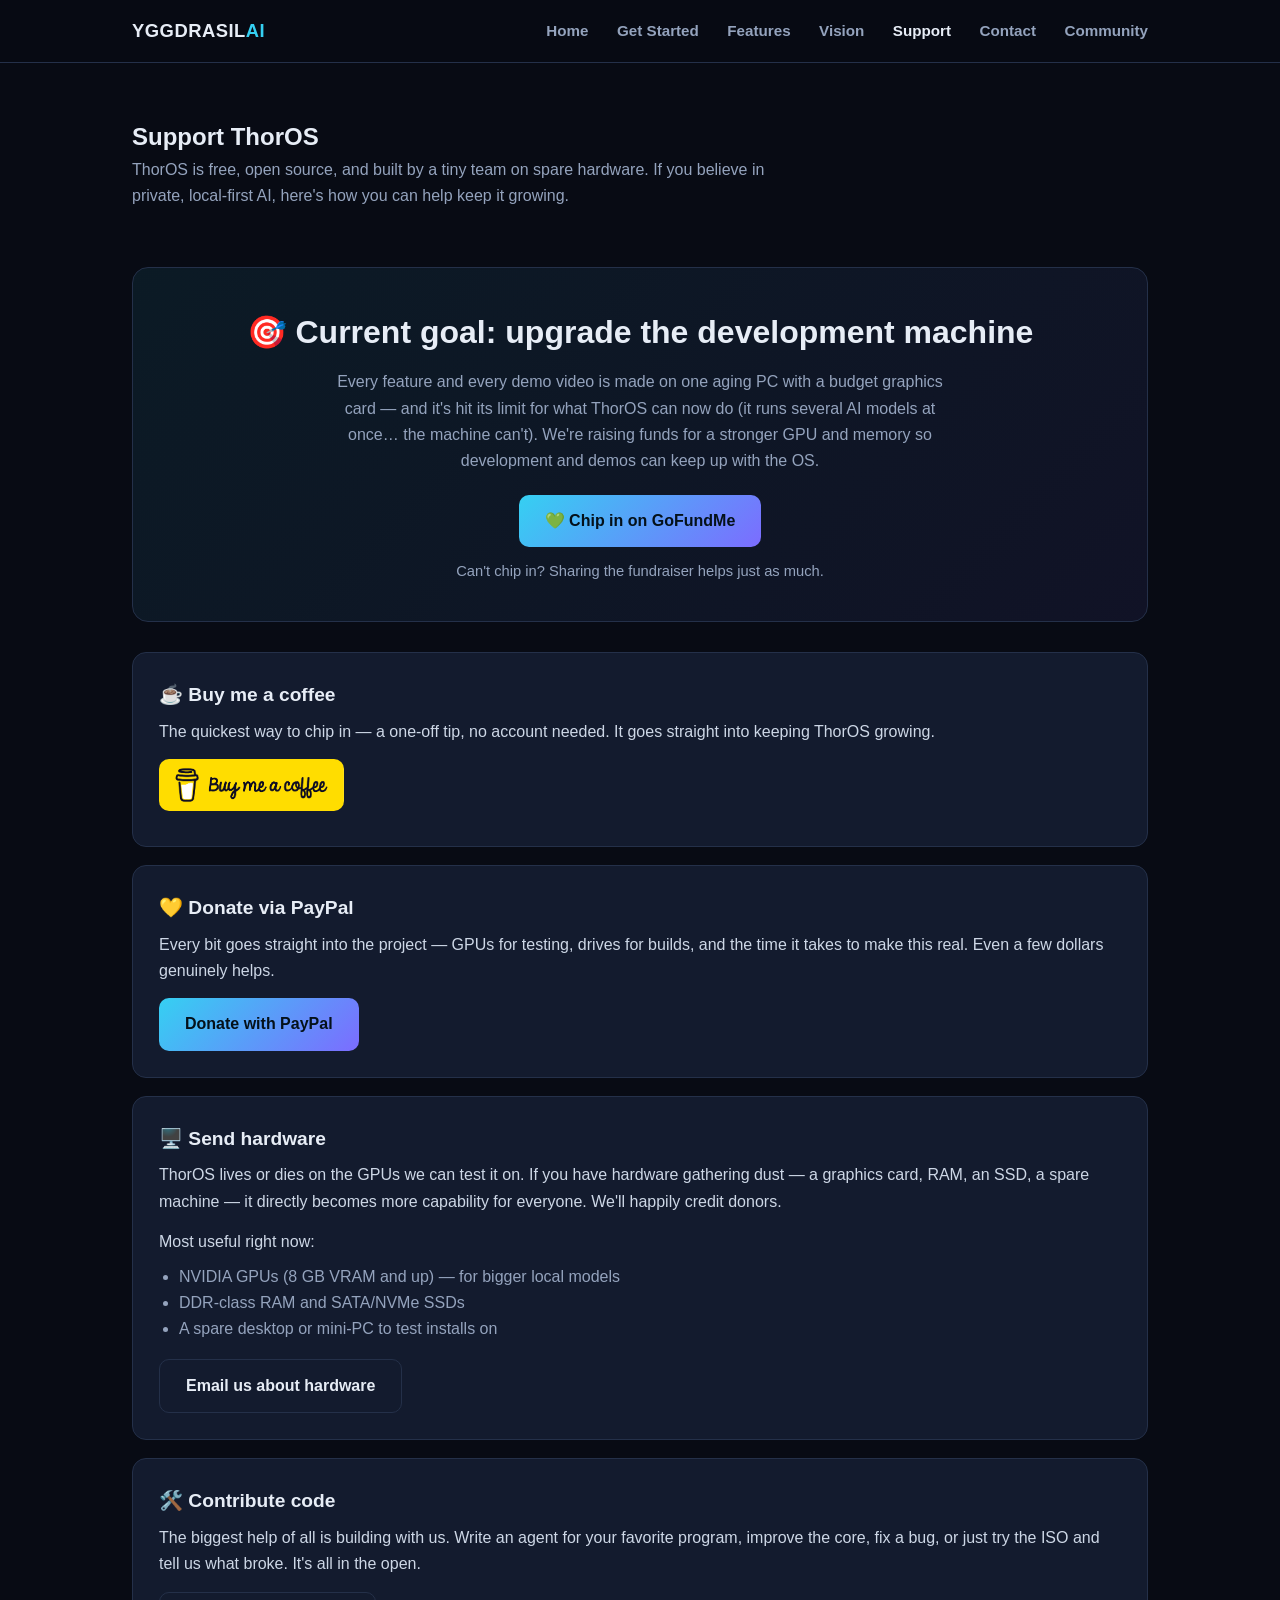
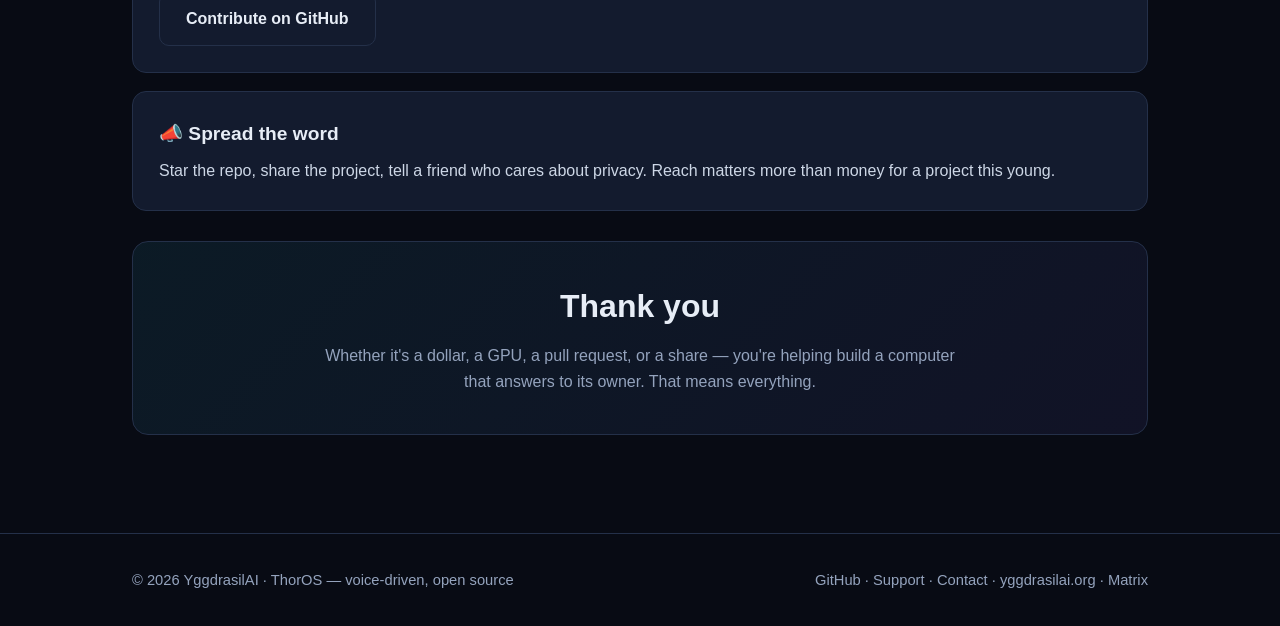
<file: website/donate.html>
<!DOCTYPE html>
<html lang="en">
<head>
<meta charset="utf-8">
<meta name="viewport" content="width=device-width, initial-scale=1">
<title>Support — ThorOS</title>
<meta name="description" content="ThorOS is built by a tiny team on a shoestring. Support it with a PayPal donation, by sending hardware, or by contributing code.">
<link rel="stylesheet" href="style.css">
</head>
<body>

<header class="nav"><div class="container">
  <a class="brand" href="index.html">YGGDRASIL<span>AI</span></a>
  <nav class="links">
    <a href="index.html">Home</a>
    <a href="guide.html">Get Started</a>
    <a href="features.html">Features</a>
    <a href="vision.html">Vision</a>
    <a href="donate.html" class="active">Support</a>
    <a href="contact.html">Contact</a>
    <a href="https://matrix.to/#/#thoros:yggdrasilai.org">Community</a>
  </nav>
</div></header>

<div class="page-head"><div class="container">
  <h2>Support ThorOS</h2>
  <p class="sub">ThorOS is free, open source, and built by a tiny team on spare hardware. If you
  believe in private, local-first AI, here's how you can help keep it growing.</p>
</div></div>

<section style="padding-top:18px"><div class="container">

  <div class="callout" style="margin-bottom:30px">
    <h2>🎯 Current goal: upgrade the development machine</h2>
    <p class="sub" style="margin:10px auto 20px">Every feature and every demo video is made on one
    aging PC with a budget graphics card — and it's hit its limit for what ThorOS can now do
    (it runs several AI models at once&hellip; the machine can't). We're raising funds for a
    stronger GPU and memory so development and demos can keep up with the OS.</p>
    <div class="btnrow" style="margin-top:0">
      <a class="btn primary" href="https://www.gofundme.com/f/build-a-voicecontrolled-ai-os-in-oil-city">💚 Chip in on GoFundMe</a>
    </div>
    <p style="margin-top:12px;color:var(--muted);font-size:.92rem">Can't chip in? Sharing the
    fundraiser helps just as much.</p>
  </div>

  <div class="support-opt">
    <h3>☕ Buy me a coffee</h3>
    <p>The quickest way to chip in — a one-off tip, no account needed. It goes straight into
    keeping ThorOS growing.</p>
    <a href="https://buymeacoffee.com/yggdrasilai" target="_blank" rel="noopener"
       aria-label="Buy me a coffee">
      <img src="assets/bmc-button.png" alt="Buy me a coffee"
           style="height:52px;width:auto;border-radius:10px"></a>
  </div>

  <div class="support-opt">
    <h3>💛 Donate via PayPal</h3>
    <p>Every bit goes straight into the project — GPUs for testing, drives for builds, and the
    time it takes to make this real. Even a few dollars genuinely helps.</p>
    <a class="btn primary" href="https://www.paypal.com/donate/?business=corerhce@gmail.com&no_recurring=0&item_name=Support+ThorOS+by+YggdrasilAI&currency_code=USD">Donate with PayPal</a>
  </div>

  <div class="support-opt">
    <h3>🖥️ Send hardware</h3>
    <p>ThorOS lives or dies on the GPUs we can test it on. If you have hardware gathering dust —
    a graphics card, RAM, an SSD, a spare machine — it directly becomes more capability for
    everyone. We'll happily credit donors.</p>
    <p style="margin-bottom:0">Most useful right now:</p>
    <ul style="color:var(--muted);margin:8px 0 16px 20px">
      <li>NVIDIA GPUs (8&nbsp;GB VRAM and up) — for bigger local models</li>
      <li>DDR-class RAM and SATA/NVMe SSDs</li>
      <li>A spare desktop or mini-PC to test installs on</li>
    </ul>
    <a class="btn ghost" href="mailto:contact@yggdrasilai.org?subject=ThorOS%20hardware%20donation">Email us about hardware</a>
  </div>

  <div class="support-opt">
    <h3>🛠️ Contribute code</h3>
    <p>The biggest help of all is building with us. Write an agent for your favorite program,
    improve the core, fix a bug, or just try the ISO and tell us what broke. It's all in the open.</p>
    <a class="btn ghost" href="https://github.com/csakytech/YggdrasilAI">Contribute on GitHub</a>
  </div>

  <div class="support-opt" style="margin-bottom:0">
    <h3>📣 Spread the word</h3>
    <p style="margin-bottom:0">Star the repo, share the project, tell a friend who cares about
    privacy. Reach matters more than money for a project this young.</p>
  </div>

  <div class="callout" style="margin-top:30px">
    <h2>Thank you</h2>
    <p class="sub" style="margin:10px auto 0">Whether it's a dollar, a GPU, a pull request, or a
    share — you're helping build a computer that answers to its owner. That means everything.</p>
  </div>

</div></section>

<footer><div class="container">
  <div>© 2026 YggdrasilAI · ThorOS — voice-driven, open source</div>
  <div><a href="https://github.com/csakytech/YggdrasilAI">GitHub</a> ·
       <a href="donate.html">Support</a> ·
       <a href="contact.html">Contact</a> ·
       <a href="https://www.yggdrasilai.org">yggdrasilai.org</a> ·
       <a href="https://matrix.to/#/#thoros:yggdrasilai.org">Matrix</a></div>
</div></footer>

</body>
</html>
</file>
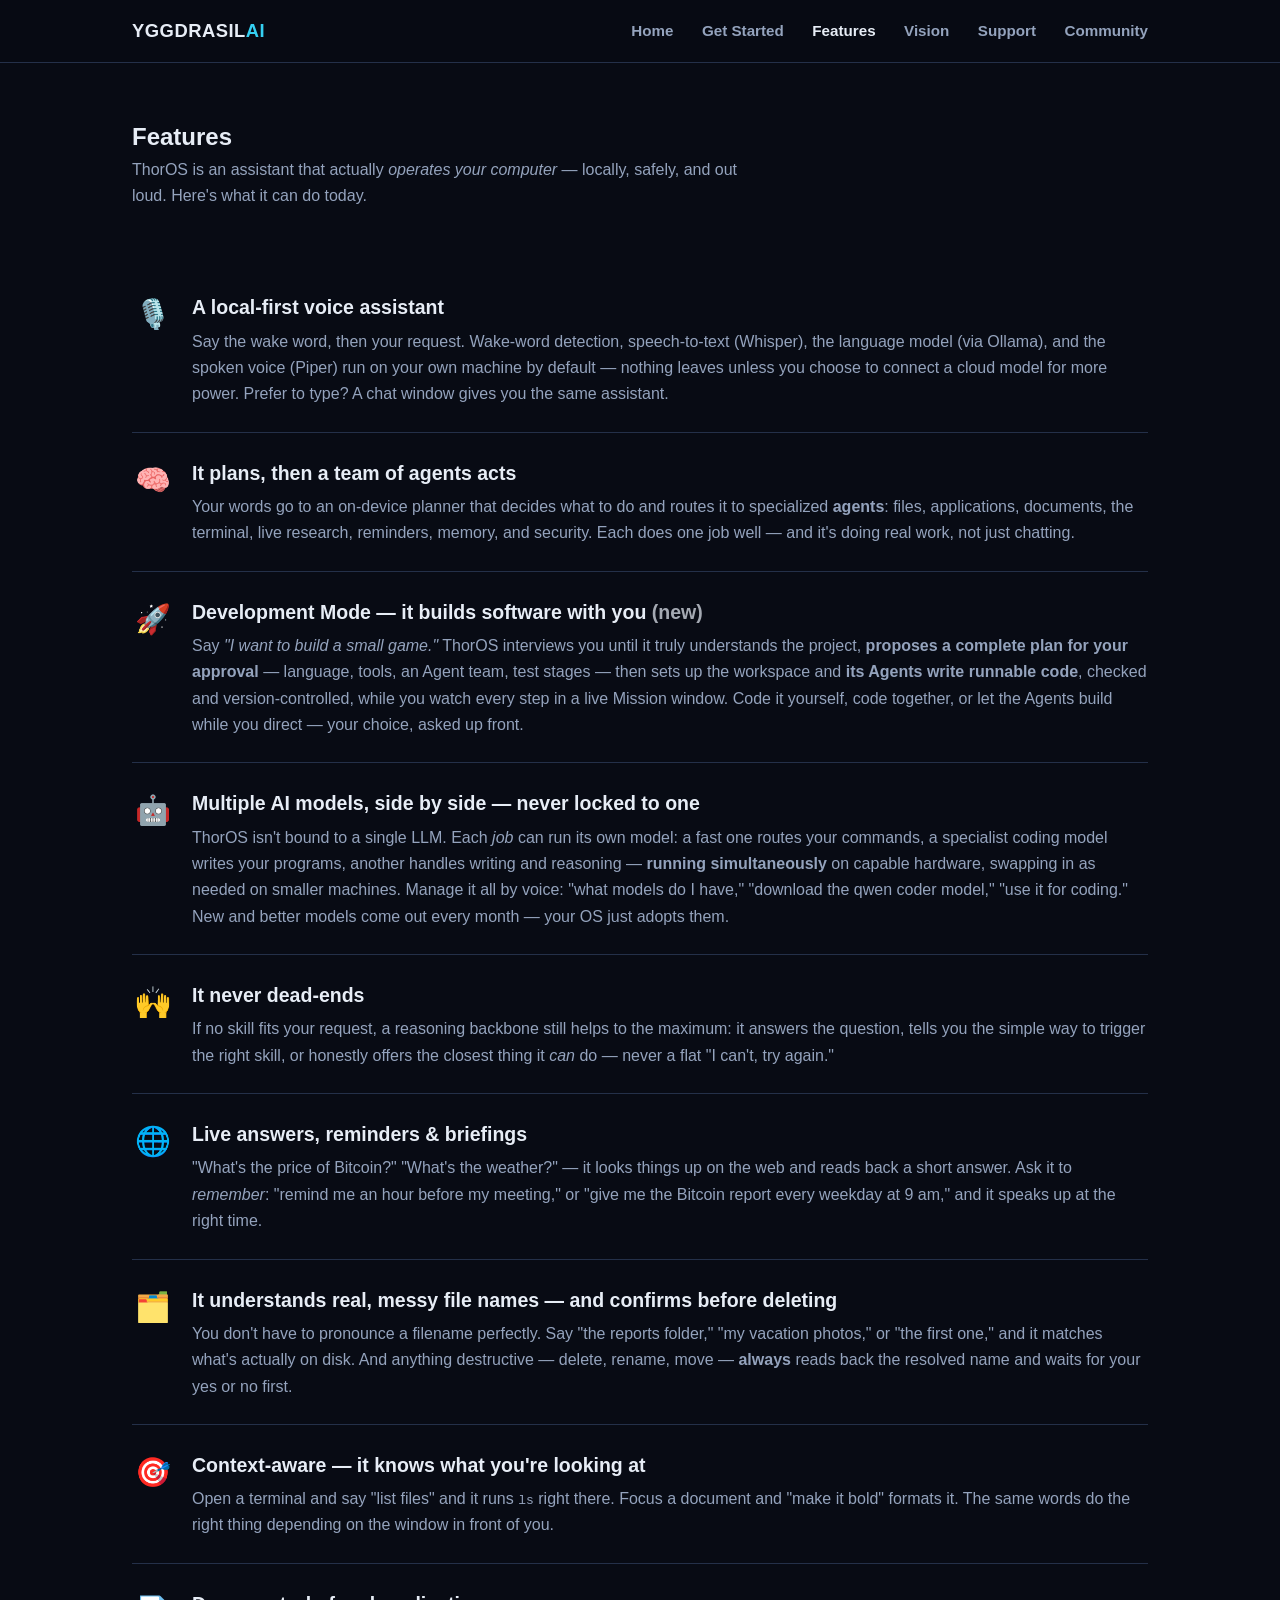
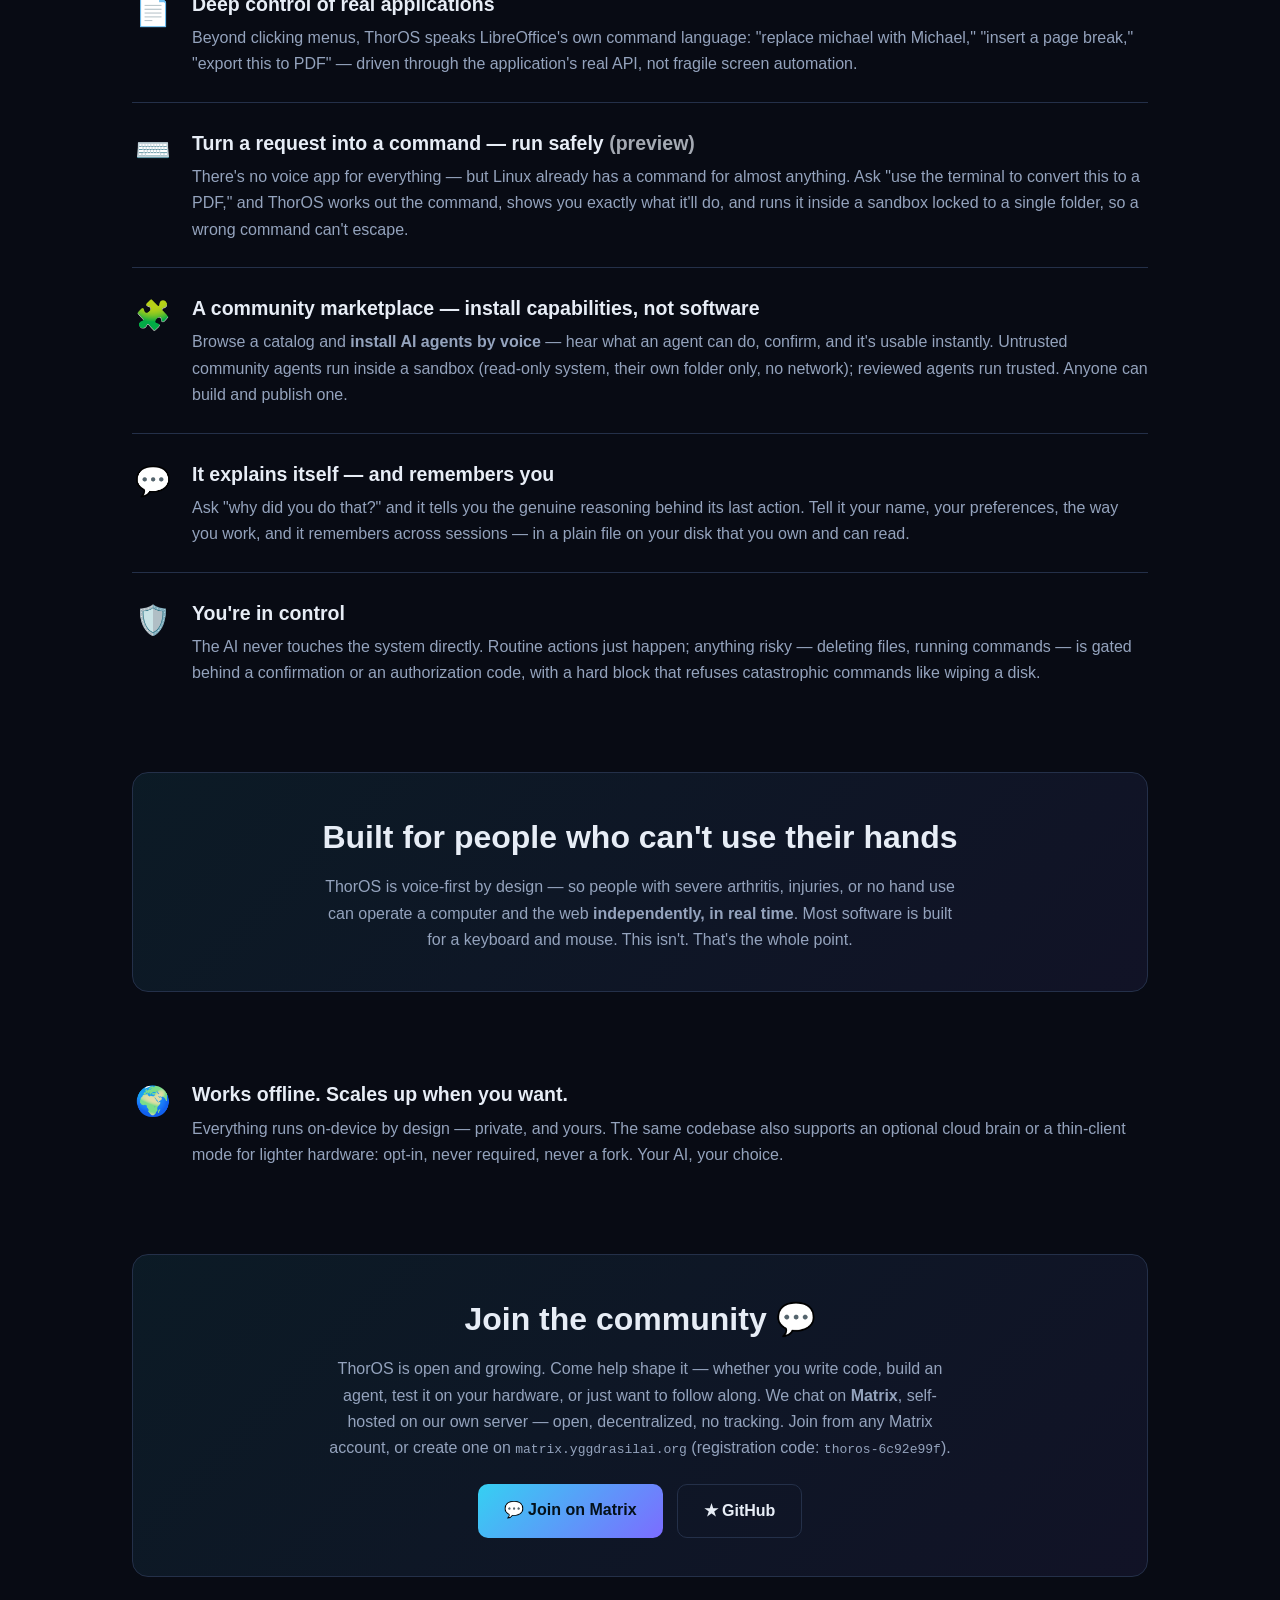
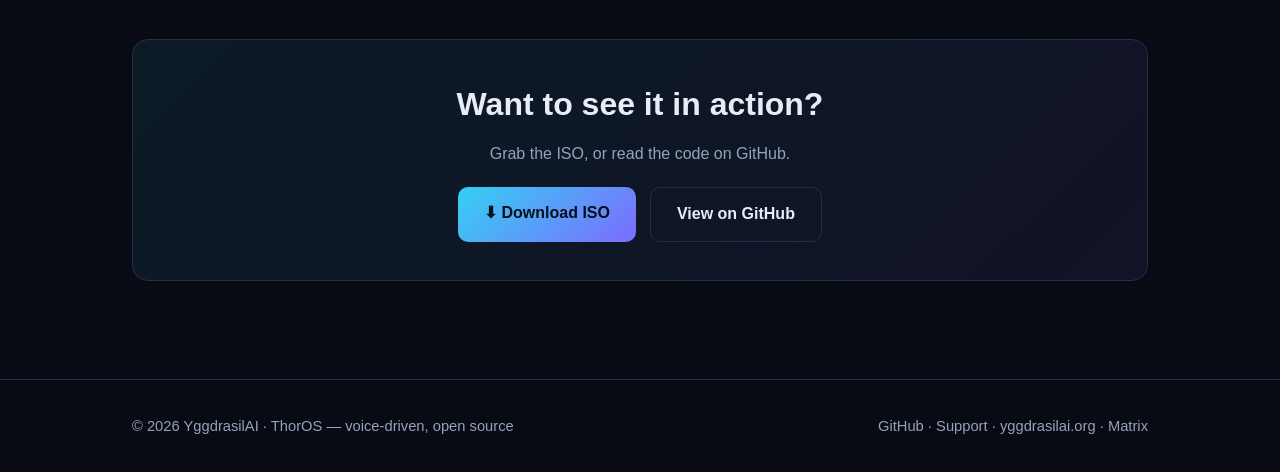
<file: website/features.html>
<!DOCTYPE html>
<html lang="en">
<head>
<meta charset="utf-8">
<meta name="viewport" content="width=device-width, initial-scale=1">
<title>Features — ThorOS</title>
<meta name="description" content="What ThorOS can do: a local voice assistant that opens apps, manages files, looks things up live, sets reminders, runs commands safely, installs community agents by voice, runs multiple AI models side by side (one per job, never locked to one LLM), and never dead-ends — built voice-first so anyone can use a computer, including people who can't use their hands.">
<link rel="stylesheet" href="style.css">
</head>
<body>

<header class="nav"><div class="container">
  <a class="brand" href="index.html">YGGDRASIL<span>AI</span></a>
  <nav class="links">
    <a href="index.html">Home</a>
    <a href="guide.html">Get Started</a>
    <a href="features.html" class="active">Features</a>
    <a href="vision.html">Vision</a>
    <a href="donate.html">Support</a>
    <a href="https://matrix.to/#/#thoros:yggdrasilai.org">Community</a>
  </nav>
</div></header>

<div class="page-head"><div class="container">
  <h2>Features</h2>
  <p class="sub">ThorOS is an assistant that actually <em>operates your computer</em> — locally, safely,
  and out loud. Here's what it can do today.</p>
</div></div>

<section style="padding-top:18px"><div class="container">

  <div class="feat"><div class="fic">🎙️</div><div>
    <h3>A local-first voice assistant</h3>
    <p>Say the wake word, then your request. Wake-word detection, speech-to-text (Whisper), the language
    model (via Ollama), and the spoken voice (Piper) run on your own machine by default — nothing leaves
    unless you choose to connect a cloud model for more power. Prefer to type? A chat window gives you the
    same assistant.</p></div></div>

  <div class="feat"><div class="fic">🧠</div><div>
    <h3>It plans, then a team of agents acts</h3>
    <p>Your words go to an on-device planner that decides what to do and routes it to specialized
    <strong>agents</strong>: files, applications, documents, the terminal, live research, reminders,
    memory, and security. Each does one job well — and it's doing real work, not just chatting.</p></div></div>

  <div class="feat"><div class="fic">🚀</div><div>
    <h3>Development Mode — it builds software with you <span style="font-weight:600;opacity:.7">(new)</span></h3>
    <p>Say <em>"I want to build a small game."</em> ThorOS interviews you until it truly understands
    the project, <strong>proposes a complete plan for your approval</strong> — language, tools, an
    Agent team, test stages — then sets up the workspace and <strong>its Agents write runnable
    code</strong>, checked and version-controlled, while you watch every step in a live Mission
    window. Code it yourself, code together, or let the Agents build while you direct — your
    choice, asked up front.</p></div></div>

  <div class="feat"><div class="fic">🤖</div><div>
    <h3>Multiple AI models, side by side — never locked to one</h3>
    <p>ThorOS isn't bound to a single LLM. Each <em>job</em> can run its own model: a fast one routes
    your commands, a specialist coding model writes your programs, another handles writing and
    reasoning — <strong>running simultaneously</strong> on capable hardware, swapping in as needed on
    smaller machines. Manage it all by voice: "what models do I have," "download the qwen coder
    model," "use it for coding." New and better models come out every month — your OS just adopts
    them.</p></div></div>

  <div class="feat"><div class="fic">🙌</div><div>
    <h3>It never dead-ends</h3>
    <p>If no skill fits your request, a reasoning backbone still helps to the maximum: it answers the
    question, tells you the simple way to trigger the right skill, or honestly offers the closest thing it
    <em>can</em> do — never a flat "I can't, try again."</p></div></div>

  <div class="feat"><div class="fic">🌐</div><div>
    <h3>Live answers, reminders &amp; briefings</h3>
    <p>"What's the price of Bitcoin?" "What's the weather?" — it looks things up on the web and reads back
    a short answer. Ask it to <em>remember</em>: "remind me an hour before my meeting," or "give me the
    Bitcoin report every weekday at 9&nbsp;am," and it speaks up at the right time.</p></div></div>

  <div class="feat"><div class="fic">🗂️</div><div>
    <h3>It understands real, messy file names — and confirms before deleting</h3>
    <p>You don't have to pronounce a filename perfectly. Say "the reports folder," "my vacation photos,"
    or "the first one," and it matches what's actually on disk. And anything destructive —
    delete, rename, move — <strong>always</strong> reads back the resolved name and waits for your
    yes or no first.</p></div></div>

  <div class="feat"><div class="fic">🎯</div><div>
    <h3>Context-aware — it knows what you're looking at</h3>
    <p>Open a terminal and say "list files" and it runs <code>ls</code> right there. Focus a document and
    "make it bold" formats it. The same words do the right thing depending on the window in front of
    you.</p></div></div>

  <div class="feat"><div class="fic">📄</div><div>
    <h3>Deep control of real applications</h3>
    <p>Beyond clicking menus, ThorOS speaks LibreOffice's own command language: "replace michael with
    Michael," "insert a page break," "export this to PDF" — driven through the application's real API,
    not fragile screen automation.</p></div></div>

  <div class="feat"><div class="fic">⌨️</div><div>
    <h3>Turn a request into a command — run safely <span style="font-weight:600;opacity:.7">(preview)</span></h3>
    <p>There's no voice app for everything — but Linux already has a command for almost anything. Ask
    "use the terminal to convert this to a PDF," and ThorOS works out the command, shows you exactly what
    it'll do, and runs it inside a sandbox locked to a single folder, so a wrong command can't escape.</p></div></div>

  <div class="feat"><div class="fic">🧩</div><div>
    <h3>A community marketplace — install capabilities, not software</h3>
    <p>Browse a catalog and <strong>install AI agents by voice</strong> — hear what an agent can do,
    confirm, and it's usable instantly. Untrusted community agents run inside a sandbox (read-only system,
    their own folder only, no network); reviewed agents run trusted. Anyone can build and publish one.</p></div></div>

  <div class="feat"><div class="fic">💬</div><div>
    <h3>It explains itself — and remembers you</h3>
    <p>Ask "why did you do that?" and it tells you the genuine reasoning behind its last action. Tell it
    your name, your preferences, the way you work, and it remembers across sessions — in a plain file on
    your disk that you own and can read.</p></div></div>

  <div class="feat" style="border-bottom:none"><div class="fic">🛡️</div><div>
    <h3>You're in control</h3>
    <p>The AI never touches the system directly. Routine actions just happen; anything risky — deleting
    files, running commands — is gated behind a confirmation or an authorization code, with a hard block
    that refuses catastrophic commands like wiping a disk.</p></div></div>

</div></section>

<section style="padding-top:0"><div class="container">
  <div class="callout">
    <h2>Built for people who can't use their hands</h2>
    <p class="sub" style="margin:10px auto 0">ThorOS is voice-first by design — so people with severe
    arthritis, injuries, or no hand use can operate a computer and the web <strong>independently, in real
    time</strong>. Most software is built for a keyboard and mouse. This isn't. That's the whole point.</p>
  </div>
</div></section>

<section style="padding-top:0"><div class="container">

  <div class="feat" style="border-bottom:none"><div class="fic">🌍</div><div>
    <h3>Works offline. Scales up when you want.</h3>
    <p>Everything runs on-device by design — private, and yours. The same codebase also supports an
    optional cloud brain or a thin-client mode for lighter hardware: opt-in, never required, never a
    fork. Your AI, your choice.</p></div></div>

</div></section>

<section style="padding-top:0"><div class="container">
  <div class="callout">
    <h2>Join the community 💬</h2>
    <p class="sub" style="margin:10px auto 22px">ThorOS is open and growing. Come help shape it — whether
    you write code, build an agent, test it on your hardware, or just want to follow along. We chat on
    <strong>Matrix</strong>, self-hosted on our own server — open, decentralized, no tracking. Join from
    any Matrix account, or create one on <code>matrix.yggdrasilai.org</code> (registration code:
    <code>thoros-6c92e99f</code>).</p>
    <div class="btnrow" style="margin-top:0">
      <a class="btn primary" href="https://matrix.to/#/#thoros:yggdrasilai.org">💬 Join on Matrix</a>
      <a class="btn ghost" href="https://github.com/csakytech/YggdrasilAI">★ GitHub</a>
    </div>
  </div>
</div></section>

<section style="padding-top:0"><div class="container">
  <div class="callout">
    <h2>Want to see it in action?</h2>
    <p class="sub" style="margin:10px auto 20px">Grab the ISO, or read the code on GitHub.</p>
    <div class="btnrow" style="margin-top:0">
      <a class="btn primary" href="index.html#download">⬇ Download ISO</a>
      <a class="btn ghost" href="https://github.com/csakytech/YggdrasilAI">View on GitHub</a>
    </div>
  </div>
</div></section>

<footer><div class="container">
  <div>© 2026 YggdrasilAI · ThorOS — voice-driven, open source</div>
  <div><a href="https://github.com/csakytech/YggdrasilAI">GitHub</a> ·
       <a href="donate.html">Support</a> ·
       <a href="https://www.yggdrasilai.org">yggdrasilai.org</a> ·
       <a href="https://matrix.to/#/#thoros:yggdrasilai.org">Matrix</a></div>
</div></footer>

</body>
</html>
</file>
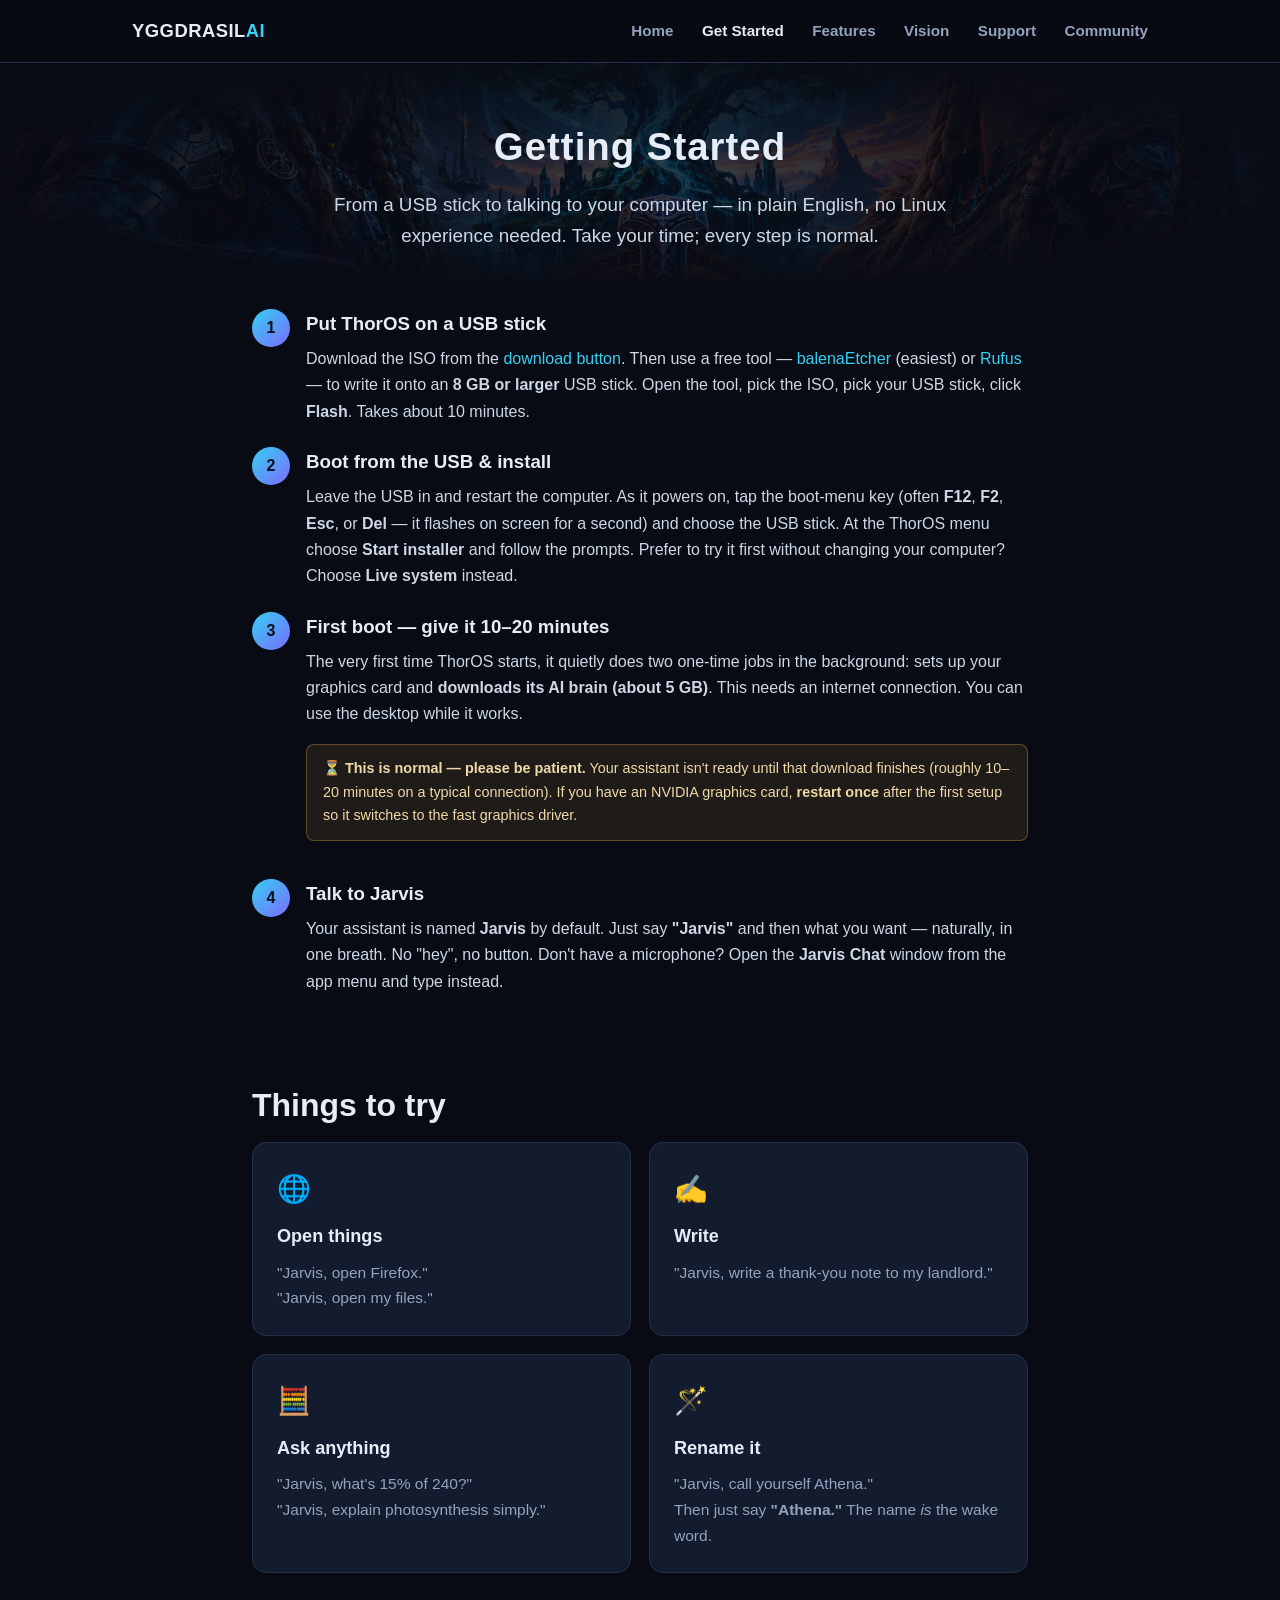
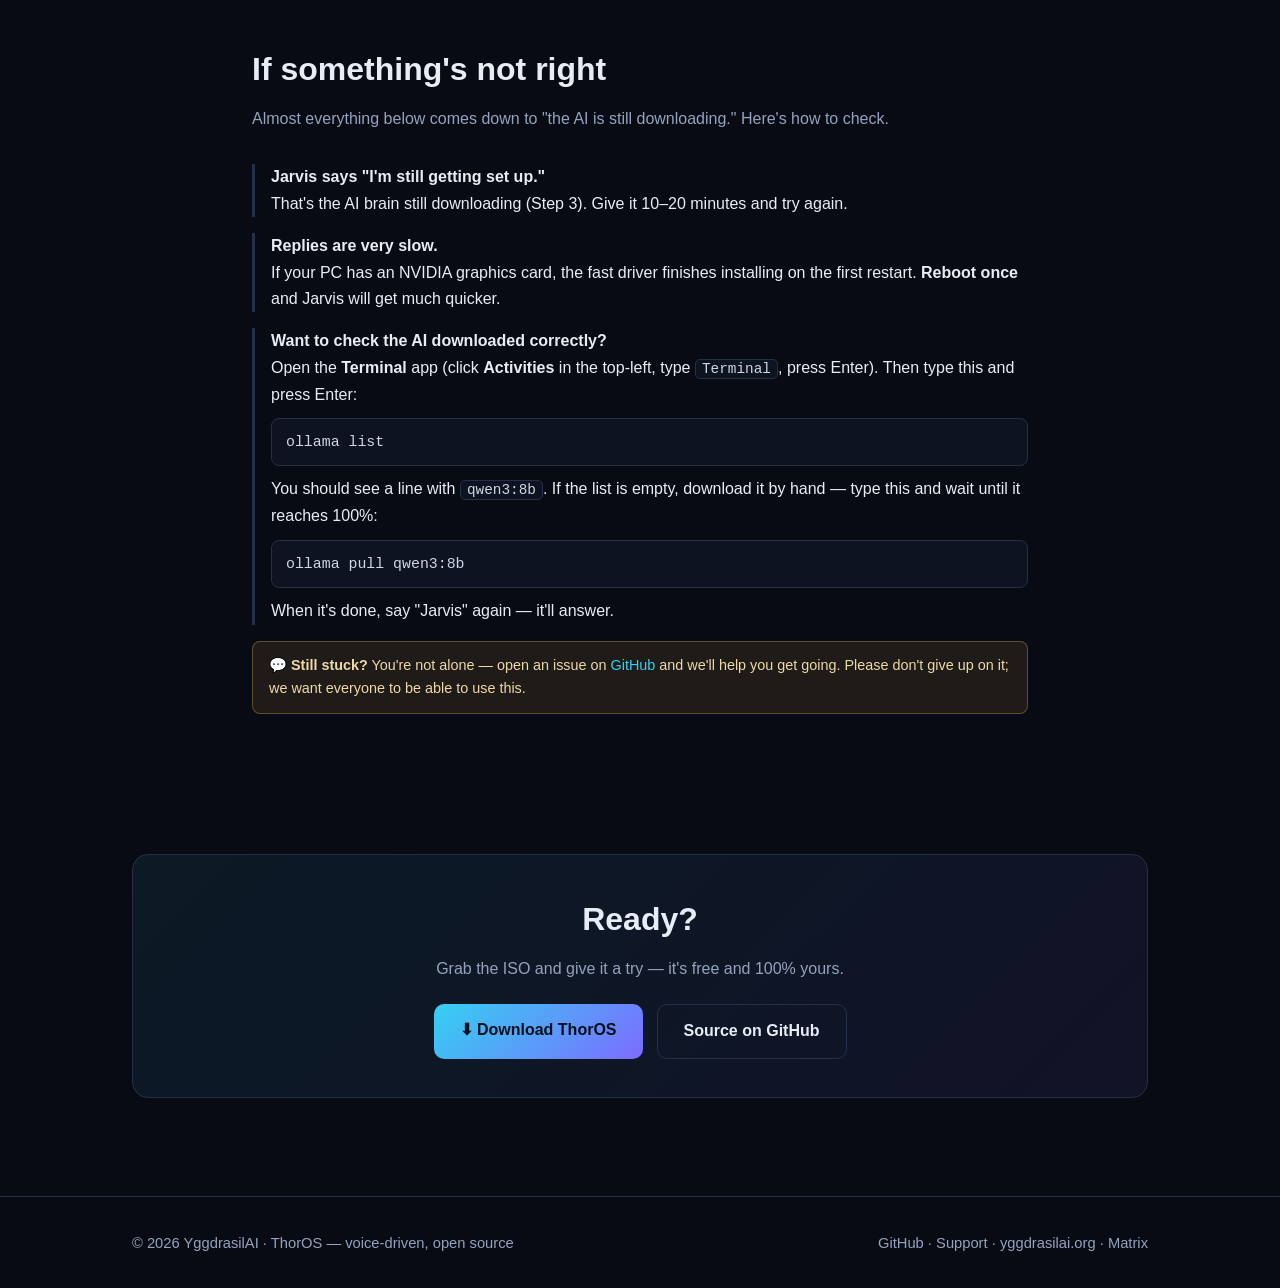
<file: website/guide.html>
<!DOCTYPE html>
<html lang="en">
<head>
<meta charset="utf-8">
<meta name="viewport" content="width=device-width, initial-scale=1">
<title>Getting Started — ThorOS</title>
<meta name="description" content="A simple, no-jargon guide to installing ThorOS and talking to your assistant Jarvis — written for people new to Linux.">
<link rel="stylesheet" href="style.css">
<style>
  .cmd{display:block;background:var(--bg2);border:1px solid var(--border);border-radius:8px;
    padding:11px 14px;margin:10px 0;font-family:ui-monospace,Menlo,Consolas,monospace;
    font-size:.93rem;color:var(--soft);overflow-x:auto}
  code{font-family:ui-monospace,Menlo,Consolas,monospace;background:var(--bg2);
    border:1px solid var(--border);border-radius:5px;padding:1px 6px;font-size:.9em;color:var(--soft)}
  .step{display:flex;gap:16px;margin:22px 0;align-items:flex-start}
  .step .n{flex:0 0 38px;height:38px;border-radius:50%;display:grid;place-items:center;font-weight:800;
    color:#04111a;background:linear-gradient(135deg,var(--accent),var(--accent2))}
  .step h3{margin-bottom:6px}
  .step p{color:var(--soft)}
  .qa{margin:16px 0;padding-left:16px;border-left:3px solid var(--border)}
  .qa b{color:var(--text)}
</style>
</head>
<body>

<header class="nav"><div class="container">
  <a class="brand" href="index.html">YGGDRASIL<span>AI</span></a>
  <nav class="links">
    <a href="index.html">Home</a>
    <a href="guide.html" class="active">Get Started</a>
    <a href="features.html">Features</a>
    <a href="vision.html">Vision</a>
    <a href="donate.html">Support</a>
    <a href="https://matrix.to/#/#thoros:yggdrasilai.org">Community</a>
  </nav>
</div></header>

<section class="hero" style="min-height:auto;padding:64px 0 30px">
  <div class="container">
    <h1 style="font-size:2.4rem">Getting Started</h1>
    <p class="lead">From a USB stick to talking to your computer — in plain English, no Linux
    experience needed. Take your time; every step is normal.</p>
  </div>
</section>

<section style="padding-top:6px">
  <div class="container" style="max-width:820px">

    <div class="step"><div class="n">1</div><div>
      <h3>Put ThorOS on a USB stick</h3>
      <p>Download the ISO from the <a href="index.html#download">download button</a>. Then use a free
      tool — <a href="https://etcher.balena.io/">balenaEtcher</a> (easiest) or
      <a href="https://rufus.ie/">Rufus</a> — to write it onto an <b>8&nbsp;GB or larger</b> USB stick.
      Open the tool, pick the ISO, pick your USB stick, click <b>Flash</b>. Takes about 10&nbsp;minutes.</p>
    </div></div>

    <div class="step"><div class="n">2</div><div>
      <h3>Boot from the USB &amp; install</h3>
      <p>Leave the USB in and restart the computer. As it powers on, tap the boot-menu key
      (often <b>F12</b>, <b>F2</b>, <b>Esc</b>, or <b>Del</b> — it flashes on screen for a second) and
      choose the USB stick. At the ThorOS menu choose <b>Start installer</b> and follow the prompts.
      Prefer to try it first without changing your computer? Choose <b>Live system</b> instead.</p>
    </div></div>

    <div class="step"><div class="n">3</div><div>
      <h3>First boot — give it 10–20 minutes</h3>
      <p>The very first time ThorOS starts, it quietly does two one-time jobs in the background:
      sets up your graphics card and <b>downloads its AI brain (about 5&nbsp;GB)</b>. This needs an
      internet connection. You can use the desktop while it works.</p>
      <div class="note">⏳ <b>This is normal — please be patient.</b> Your assistant isn't ready until
      that download finishes (roughly 10–20 minutes on a typical connection). If you have an NVIDIA
      graphics card, <b>restart once</b> after the first setup so it switches to the fast graphics driver.</div>
    </div></div>

    <div class="step"><div class="n">4</div><div>
      <h3>Talk to Jarvis</h3>
      <p>Your assistant is named <b>Jarvis</b> by default. Just say <b>"Jarvis"</b> and then what you
      want — naturally, in one breath. No "hey", no button. Don't have a microphone? Open the
      <b>Jarvis Chat</b> window from the app menu and type instead.</p>
    </div></div>
  </div>
</section>

<section style="padding-top:0">
  <div class="container" style="max-width:820px">
    <h2>Things to try</h2>
    <div class="grid">
      <div class="card"><div class="ic">🌐</div><h3>Open things</h3><p>"Jarvis, open Firefox."<br>"Jarvis, open my files."</p></div>
      <div class="card"><div class="ic">✍️</div><h3>Write</h3><p>"Jarvis, write a thank-you note to my landlord."</p></div>
      <div class="card"><div class="ic">🧮</div><h3>Ask anything</h3><p>"Jarvis, what's 15% of 240?"<br>"Jarvis, explain photosynthesis simply."</p></div>
      <div class="card"><div class="ic">🪄</div><h3>Rename it</h3><p>"Jarvis, call yourself Athena."<br>Then just say <b>"Athena."</b> The name <i>is</i> the wake word.</p></div>
    </div>
  </div>
</section>

<section style="padding-top:8px">
  <div class="container" style="max-width:820px">
    <h2>If something's not right</h2>
    <p class="sub">Almost everything below comes down to "the AI is still downloading." Here's how to check.</p>

    <div class="qa">
      <p><b>Jarvis says "I'm still getting set up."</b><br>
      That's the AI brain still downloading (Step&nbsp;3). Give it 10–20 minutes and try again.</p>
    </div>

    <div class="qa">
      <p><b>Replies are very slow.</b><br>
      If your PC has an NVIDIA graphics card, the fast driver finishes installing on the first restart.
      <b>Reboot once</b> and Jarvis will get much quicker.</p>
    </div>

    <div class="qa">
      <p><b>Want to check the AI downloaded correctly?</b><br>
      Open the <b>Terminal</b> app (click <b>Activities</b> in the top-left, type <code>Terminal</code>,
      press Enter). Then type this and press Enter:</p>
      <span class="cmd">ollama list</span>
      <p>You should see a line with <code>qwen3:8b</code>. If the list is empty, download it by hand —
      type this and wait until it reaches 100%:</p>
      <span class="cmd">ollama pull qwen3:8b</span>
      <p>When it's done, say "Jarvis" again — it'll answer.</p>
    </div>

    <div class="note">💬 <b>Still stuck?</b> You're not alone — open an issue on
    <a href="https://github.com/csakytech/YggdrasilAI/issues">GitHub</a> and we'll help you get going.
    Please don't give up on it; we want everyone to be able to use this.</div>
  </div>
</section>

<section>
  <div class="container">
    <div class="callout">
      <h2>Ready?</h2>
      <p class="sub" style="margin:10px auto 22px">Grab the ISO and give it a try — it's free and 100% yours.</p>
      <div class="btnrow" style="margin-top:0">
        <a class="btn primary" href="index.html#download">⬇ Download ThorOS</a>
        <a class="btn ghost" href="https://github.com/csakytech/YggdrasilAI">Source on GitHub</a>
      </div>
    </div>
  </div>
</section>

<footer><div class="container">
  <div>© 2026 YggdrasilAI · ThorOS — voice-driven, open source</div>
  <div><a href="https://github.com/csakytech/YggdrasilAI">GitHub</a> ·
       <a href="donate.html">Support</a> ·
       <a href="https://www.yggdrasilai.org">yggdrasilai.org</a> ·
       <a href="https://matrix.to/#/#thoros:yggdrasilai.org">Matrix</a></div>
</div></footer>

</body>
</html>
</file>
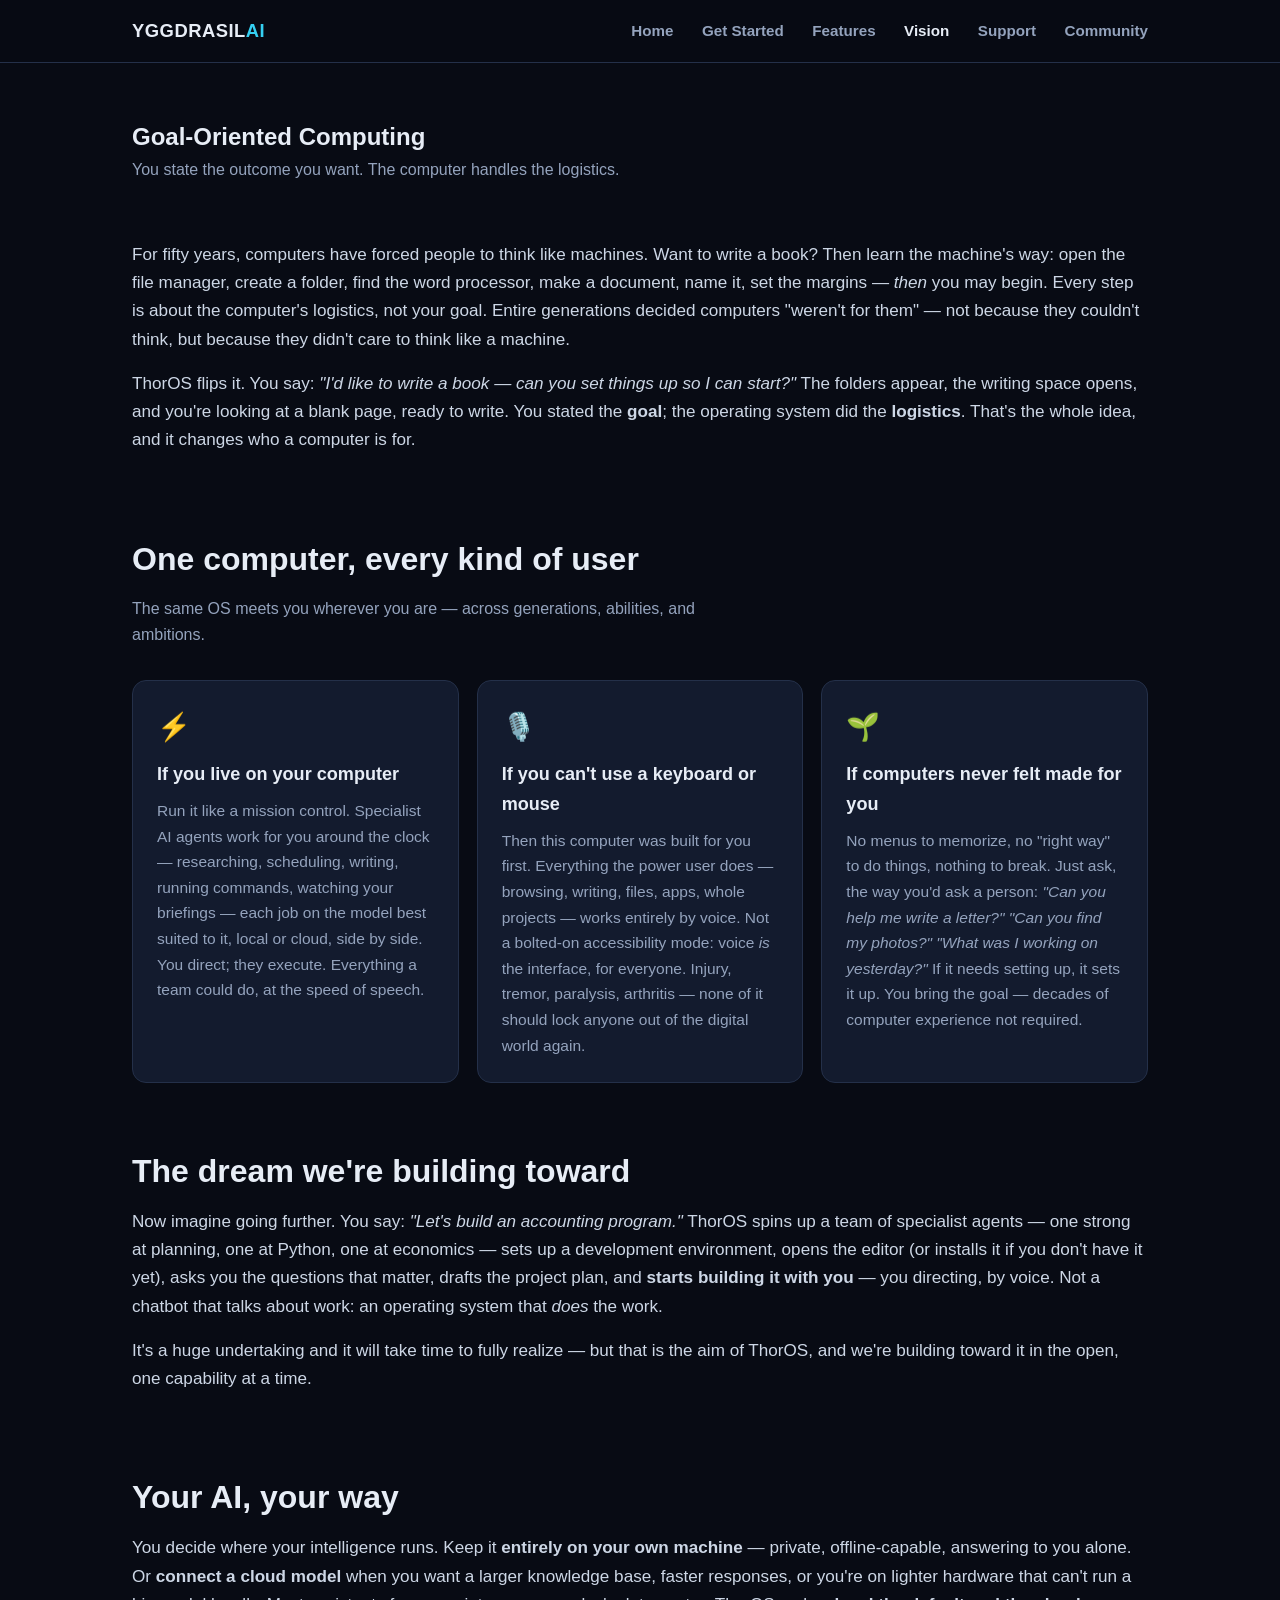
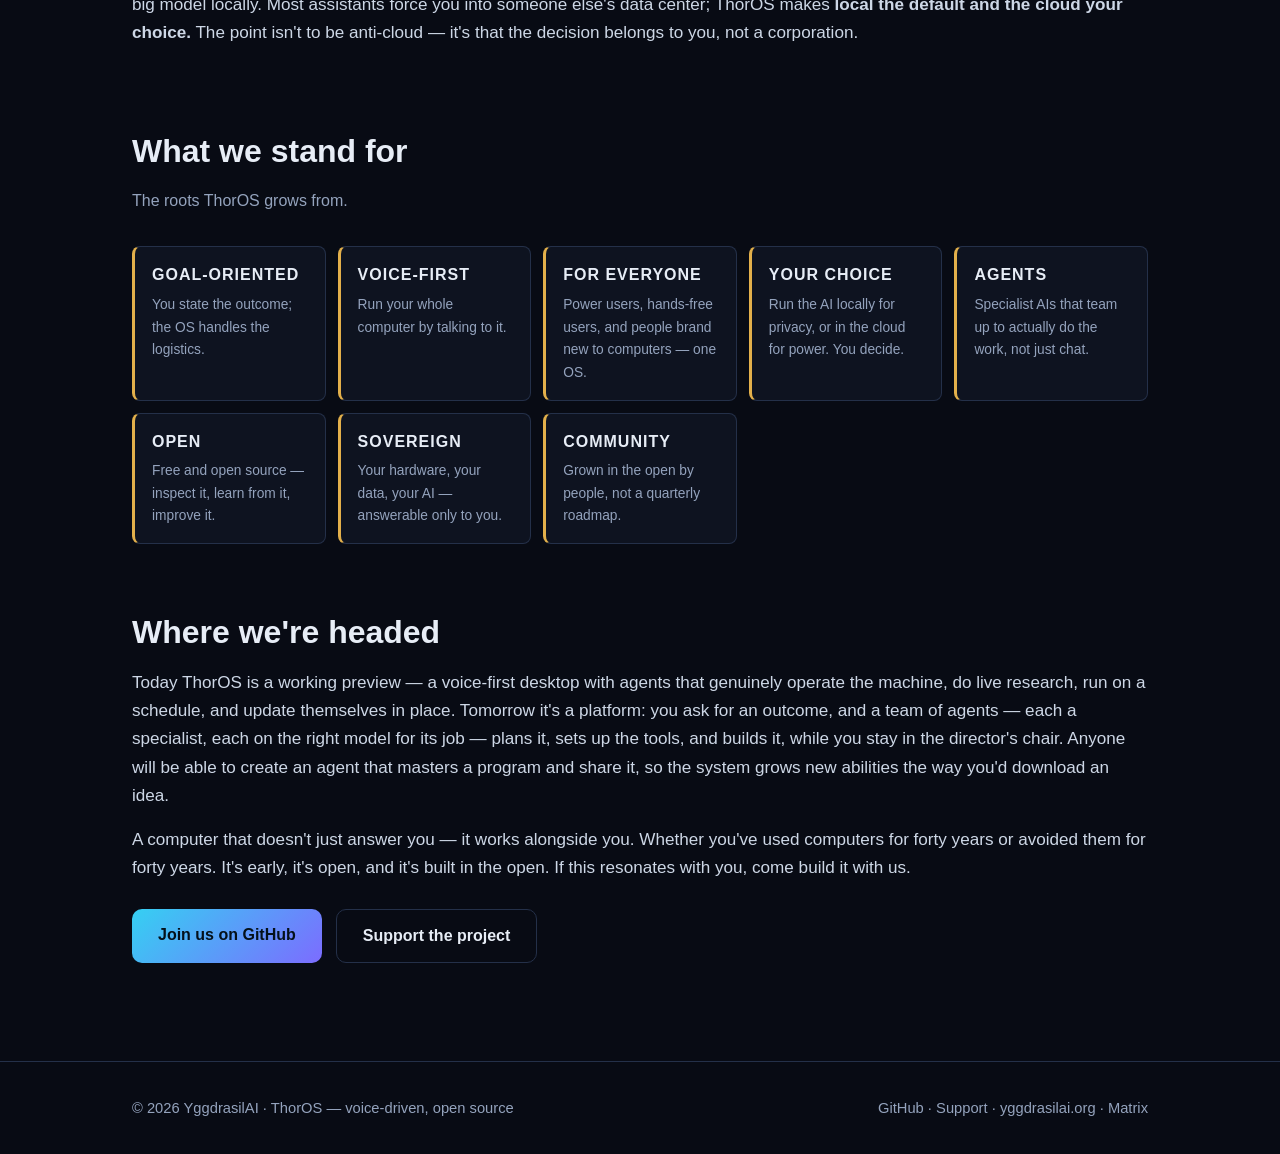
<file: website/vision.html>
<!DOCTYPE html>
<html lang="en">
<head>
<meta charset="utf-8">
<meta name="viewport" content="width=device-width, initial-scale=1">
<title>Vision — ThorOS</title>
<meta name="description" content="Goal-Oriented Computing: you state the outcome you want, and the operating system handles the logistics. For power users, for people who can't use a keyboard or mouse, and for everyone computers never quite welcomed. Local or cloud — your choice.">
<link rel="stylesheet" href="style.css">
</head>
<body>

<header class="nav"><div class="container">
  <a class="brand" href="index.html">YGGDRASIL<span>AI</span></a>
  <nav class="links">
    <a href="index.html">Home</a>
    <a href="guide.html">Get Started</a>
    <a href="features.html">Features</a>
    <a href="vision.html" class="active">Vision</a>
    <a href="donate.html">Support</a>
    <a href="https://matrix.to/#/#thoros:yggdrasilai.org">Community</a>
  </nav>
</div></header>

<div class="page-head"><div class="container">
  <h2>Goal-Oriented Computing</h2>
  <p class="sub">You state the outcome you want. The computer handles the logistics.</p>
</div></div>

<section style="padding-top:18px"><div class="container lead-block">
  <p>For fifty years, computers have forced people to think like machines. Want to write a book?
  Then learn the machine's way: open the file manager, create a folder, find the word processor,
  make a document, name it, set the margins — <em>then</em> you may begin. Every step is about
  the computer's logistics, not your goal. Entire generations decided computers "weren't for
  them" — not because they couldn't think, but because they didn't care to think like a machine.</p>

  <p>ThorOS flips it. You say: <em>"I'd like to write a book — can you set things up so I can
  start?"</em> The folders appear, the writing space opens, and you're looking at a blank page,
  ready to write. You stated the <strong>goal</strong>; the operating system did the
  <strong>logistics</strong>. That's the whole idea, and it changes who a computer is for.</p>
</div></section>

<section style="padding-top:0"><div class="container">
  <h2>One computer, every kind of user</h2>
  <p class="sub">The same OS meets you wherever you are — across generations, abilities, and ambitions.</p>
  <div class="grid">
    <div class="card"><div class="ic">⚡</div><h3>If you live on your computer</h3>
      <p>Run it like a mission control. Specialist AI agents work for you around the clock —
      researching, scheduling, writing, running commands, watching your briefings — each job on
      the model best suited to it, local or cloud, side by side. You direct; they execute.
      Everything a team could do, at the speed of speech.</p></div>
    <div class="card"><div class="ic">🎙️</div><h3>If you can't use a keyboard or mouse</h3>
      <p>Then this computer was built for you first. Everything the power user does — browsing,
      writing, files, apps, whole projects — works entirely by voice. Not a bolted-on
      accessibility mode: voice <em>is</em> the interface, for everyone. Injury, tremor,
      paralysis, arthritis — none of it should lock anyone out of the digital world again.</p></div>
    <div class="card"><div class="ic">🌱</div><h3>If computers never felt made for you</h3>
      <p>No menus to memorize, no "right way" to do things, nothing to break. Just ask, the way
      you'd ask a person: <em>"Can you help me write a letter?" "Can you find my photos?"
      "What was I working on yesterday?"</em> If it needs setting up, it sets it up. You bring
      the goal — decades of computer experience not required.</p></div>
  </div>
</div></section>

<section style="padding-top:0"><div class="container lead-block">
  <h2>The dream we're building toward</h2>
  <p>Now imagine going further. You say: <em>"Let's build an accounting program."</em> ThorOS spins
  up a team of specialist agents — one strong at planning, one at Python, one at economics — sets up
  a development environment, opens the editor (or installs it if you don't have it yet), asks you
  the questions that matter, drafts the project plan, and <strong>starts building it with
  you</strong> — you directing, by voice. Not a chatbot that talks about work: an operating system
  that <em>does</em> the work.</p>
  <p>It's a huge undertaking and it will take time to fully realize — but that is the aim of ThorOS,
  and we're building toward it in the open, one capability at a time.</p>
</div></section>

<section style="padding-top:0"><div class="container lead-block">
  <h2>Your AI, your way</h2>
  <p>You decide where your intelligence runs. Keep it <strong>entirely on your own machine</strong> —
  private, offline-capable, answering to you alone. Or <strong>connect a cloud model</strong> when you
  want a larger knowledge base, faster responses, or you're on lighter hardware that can't run a big
  model locally. Most assistants force you into someone else's data center; ThorOS makes
  <strong>local the default and the cloud your choice.</strong> The point isn't to be anti-cloud —
  it's that the decision belongs to you, not a corporation.</p>
</div></section>

<section style="padding-top:0"><div class="container">
  <h2>What we stand for</h2>
  <p class="sub">The roots ThorOS grows from.</p>
  <div class="pillars">
    <div class="pillar">GOAL-ORIENTED<small>You state the outcome; the OS handles the logistics.</small></div>
    <div class="pillar">VOICE-FIRST<small>Run your whole computer by talking to it.</small></div>
    <div class="pillar">FOR EVERYONE<small>Power users, hands-free users, and people brand new to computers — one OS.</small></div>
    <div class="pillar">YOUR CHOICE<small>Run the AI locally for privacy, or in the cloud for power. You decide.</small></div>
    <div class="pillar">AGENTS<small>Specialist AIs that team up to actually do the work, not just chat.</small></div>
    <div class="pillar">OPEN<small>Free and open source — inspect it, learn from it, improve it.</small></div>
    <div class="pillar">SOVEREIGN<small>Your hardware, your data, your AI — answerable only to you.</small></div>
    <div class="pillar">COMMUNITY<small>Grown in the open by people, not a quarterly roadmap.</small></div>
  </div>
</div></section>

<section style="padding-top:0"><div class="container lead-block">
  <h2>Where we're headed</h2>
  <p>Today ThorOS is a working preview — a voice-first desktop with agents that genuinely operate the
  machine, do live research, run on a schedule, and update themselves in place. Tomorrow it's a
  platform: you ask for an outcome, and a team of agents — each a specialist, each on the right
  model for its job — plans it, sets up the tools, and builds it, while you stay in the director's
  chair. Anyone will be able to create an agent that masters a program and share it, so the system
  grows new abilities the way you'd download an idea.</p>
  <p>A computer that doesn't just answer you — it works alongside you. Whether you've used computers
  for forty years or avoided them for forty years. It's early, it's open, and it's built in the
  open. If this resonates with you, come build it with us.</p>
  <div class="btnrow" style="justify-content:flex-start;margin-top:26px">
    <a class="btn primary" href="https://github.com/csakytech/YggdrasilAI">Join us on GitHub</a>
    <a class="btn ghost" href="donate.html">Support the project</a>
  </div>
</div></section>

<footer><div class="container">
  <div>© 2026 YggdrasilAI · ThorOS — voice-driven, open source</div>
  <div><a href="https://github.com/csakytech/YggdrasilAI">GitHub</a> ·
       <a href="donate.html">Support</a> ·
       <a href="https://www.yggdrasilai.org">yggdrasilai.org</a> ·
       <a href="https://matrix.to/#/#thoros:yggdrasilai.org">Matrix</a></div>
</div></footer>

</body>
</html>
</file>
<file: website/style.css>
/* ThorOS / YggdrasilAI — site theme. Dark, Norse/cyber, lightweight, no external deps. */
:root{
  --bg:#080b14; --bg2:#0e1320; --surface:#131b2e; --border:#243049;
  --text:#e7edf6; --muted:#94a3bd; --soft:#cdd7e6;
  --accent:#35d0f2; --accent2:#7c6cff; --gold:#e3b04b;
  --maxw:1060px;
}
*{box-sizing:border-box;margin:0;padding:0}
html{scroll-behavior:smooth}
body{font-family:-apple-system,BlinkMacSystemFont,"Segoe UI",Roboto,Helvetica,Arial,sans-serif;
  background:var(--bg);color:var(--text);line-height:1.65;-webkit-font-smoothing:antialiased}
a{color:var(--accent);text-decoration:none}
a:hover{text-decoration:underline}
.container{max-width:var(--maxw);margin:0 auto;padding:0 22px}

/* nav */
header.nav{position:sticky;top:0;z-index:50;background:rgba(8,11,20,.86);
  backdrop-filter:blur(8px);border-bottom:1px solid var(--border)}
.nav .container{display:flex;align-items:center;justify-content:space-between;height:62px}
.brand{font-weight:800;letter-spacing:.5px;font-size:1.15rem;color:var(--text)}
.brand span{color:var(--accent)}
nav.links a{color:var(--muted);margin-left:24px;font-weight:600;font-size:.95rem}
nav.links a:hover,nav.links a.active{color:var(--text);text-decoration:none}

/* hero */
.hero{position:relative;text-align:center;padding:104px 0 92px;overflow:hidden}
.hero::before{content:"";position:absolute;inset:0;
  background:url('assets/wallpaper.png') center/cover;opacity:.30;z-index:-2}
.hero::after{content:"";position:absolute;inset:0;
  background:radial-gradient(ellipse at center,rgba(8,11,20,.25),var(--bg) 78%);z-index:-1}
.hero h1{font-size:clamp(2.6rem,6vw,4.4rem);font-weight:900;letter-spacing:1px;line-height:1.04}
.hero .tag{color:var(--accent);font-weight:700;margin-top:10px;letter-spacing:2px;
  text-transform:uppercase;font-size:.92rem}
.hero p.lead{max-width:680px;margin:22px auto 0;color:var(--soft);font-size:1.18rem}
.btnrow{margin-top:34px;display:flex;gap:14px;justify-content:center;flex-wrap:wrap}
.btn{display:inline-block;padding:13px 26px;border-radius:10px;font-weight:700;font-size:1rem}
.btn.primary{background:linear-gradient(135deg,var(--accent),var(--accent2));color:#04111a}
.btn.primary:hover{text-decoration:none;filter:brightness(1.08)}
.btn.ghost{border:1px solid var(--border);color:var(--text)}
.btn.ghost:hover{text-decoration:none;border-color:var(--accent);background:var(--surface)}

/* sections */
section{padding:62px 0}
.page-head{padding:54px 0 8px}
section h2{font-size:2rem;font-weight:800;margin-bottom:10px}
.sub{color:var(--muted);margin-bottom:32px;max-width:640px}
.lead-block p{margin-bottom:16px;color:var(--soft);font-size:1.07rem}

/* cards */
.grid{display:grid;grid-template-columns:repeat(auto-fit,minmax(258px,1fr));gap:18px}
.card{background:var(--surface);border:1px solid var(--border);border-radius:14px;padding:24px;
  transition:border-color .15s}
.card:hover{border-color:var(--accent)}
.card .ic{font-size:1.7rem;margin-bottom:10px}
.card h3{font-size:1.13rem;margin-bottom:8px}
.card p{color:var(--muted);font-size:.97rem}

/* feature long rows */
.feat{display:flex;gap:18px;padding:24px 0;border-bottom:1px solid var(--border)}
.feat .fic{font-size:1.8rem;flex:none;width:42px;text-align:center}
.feat h3{font-size:1.22rem;margin-bottom:5px}
.feat p{color:var(--muted)}

/* pillars */
.pillars{display:grid;grid-template-columns:repeat(auto-fit,minmax(168px,1fr));gap:12px;margin-top:8px}
.pillar{background:var(--bg2);border:1px solid var(--border);border-left:3px solid var(--gold);
  border-radius:8px;padding:15px 17px;font-weight:800;letter-spacing:1px}
.pillar small{display:block;color:var(--muted);font-weight:400;letter-spacing:0;margin-top:5px;font-size:.86rem}

/* callout / support */
.callout{background:linear-gradient(135deg,rgba(53,208,242,.08),rgba(124,108,255,.08));
  border:1px solid var(--border);border-radius:16px;padding:38px;text-align:center}
.support-opt{background:var(--surface);border:1px solid var(--border);border-radius:14px;
  padding:26px;margin-bottom:18px}
.support-opt h3{font-size:1.2rem;margin-bottom:8px}
.support-opt p{color:var(--soft);margin-bottom:14px}

.note{background:rgba(227,176,75,.10);border:1px solid rgba(227,176,75,.34);border-radius:8px;
  padding:12px 16px;color:#f0d9a8;font-size:.9rem;margin:16px 0}

/* watch-demo lightbox */
.modal{position:fixed;inset:0;z-index:100;background:rgba(4,6,12,.9);
  display:none;align-items:center;justify-content:center;padding:24px}
.modal.open{display:flex}
.modal-box{position:relative;width:min(960px,100%);max-height:90vh}
.modal-box .video-wrap{position:relative;width:100%;aspect-ratio:16/9;background:#000;
  border:1px solid var(--border);border-radius:12px;overflow:hidden}
.modal-box .video-wrap iframe{position:absolute;inset:0;width:100%;height:100%;border:0}
.modal-close{position:absolute;top:-16px;right:-8px;width:38px;height:38px;border-radius:50%;
  border:1px solid var(--border);background:var(--surface);color:var(--text);
  font-size:1.4rem;line-height:1;cursor:pointer}
.modal-close:hover{border-color:var(--accent);color:var(--accent)}
@media(max-width:640px){.modal-close{top:-46px;right:0}}

/* footer */
footer{border-top:1px solid var(--border);padding:34px 0;color:var(--muted);font-size:.92rem;margin-top:36px}
footer .container{display:flex;justify-content:space-between;flex-wrap:wrap;gap:12px}
footer a{color:var(--muted)}

@media(max-width:640px){
  nav.links a{margin-left:15px;font-size:.84rem}
  .brand{font-size:1rem}
  section{padding:44px 0}
  footer .container{flex-direction:column}
}
</file>
